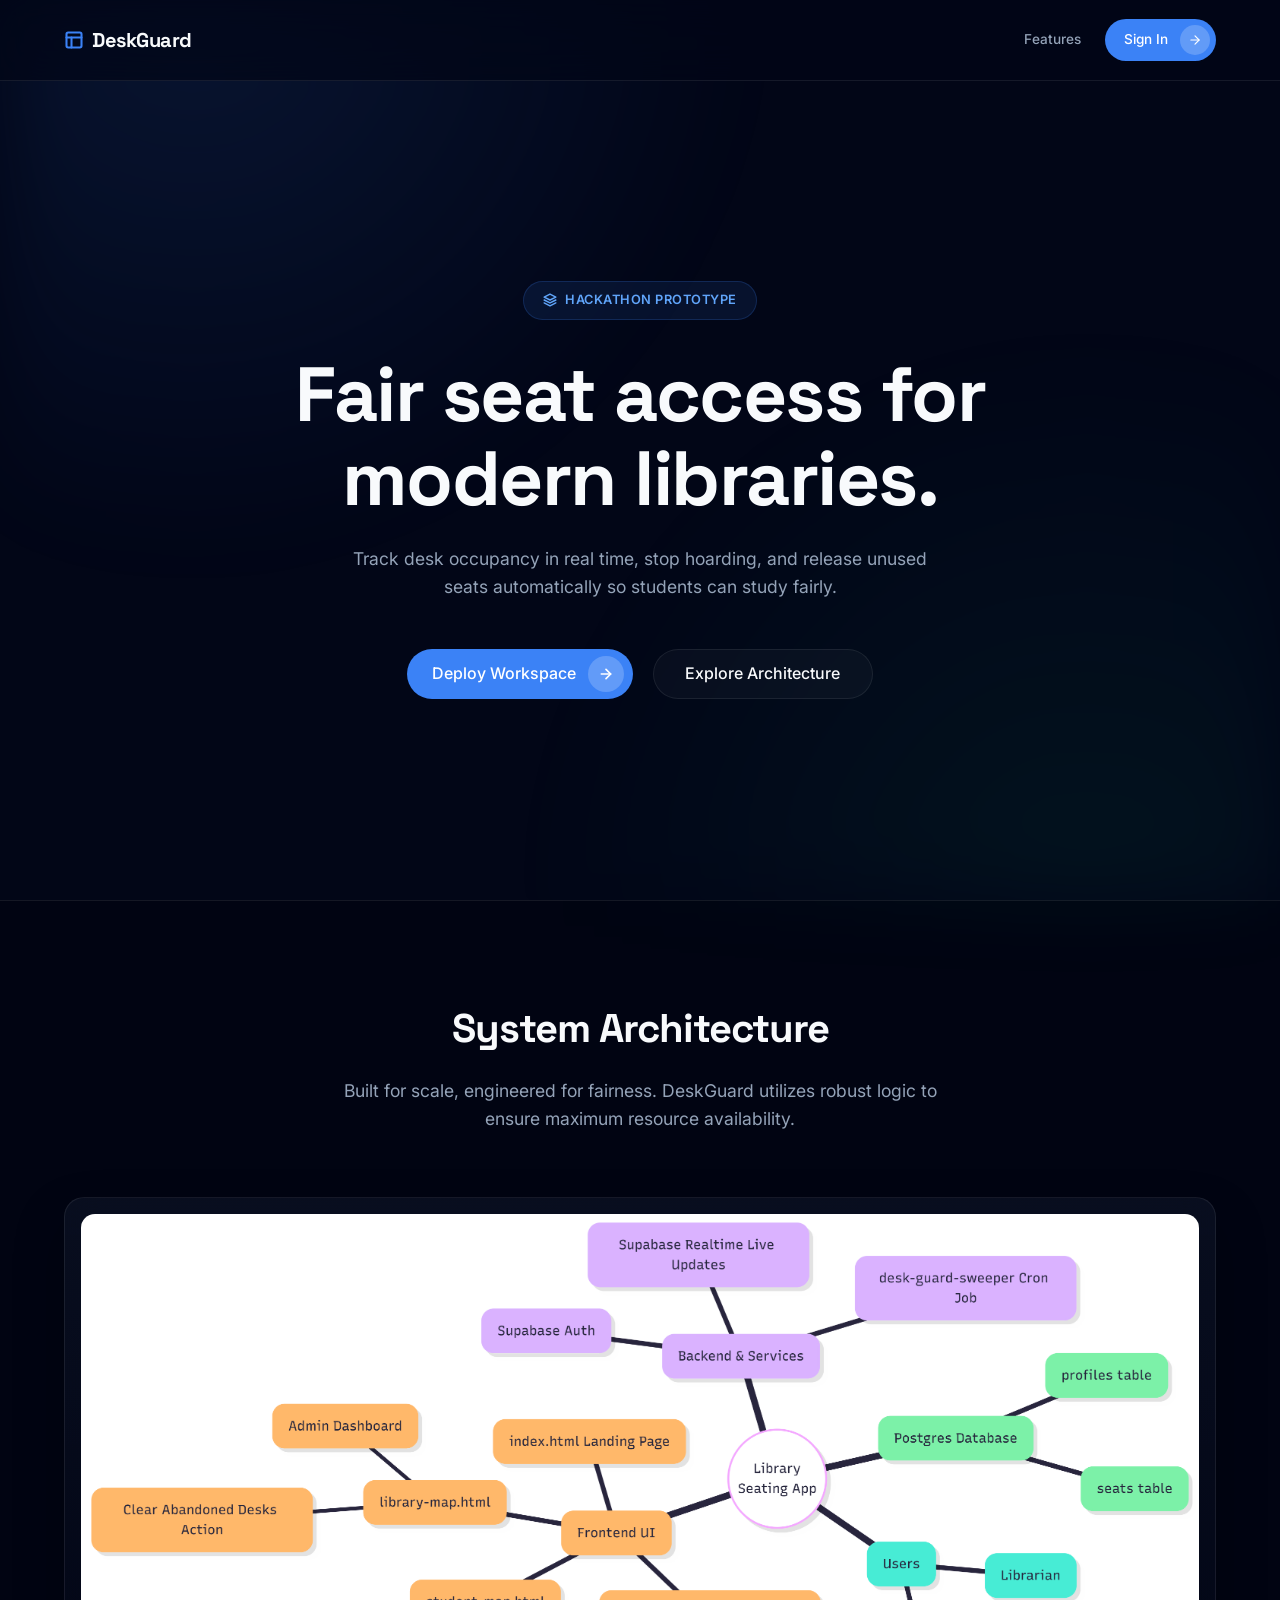
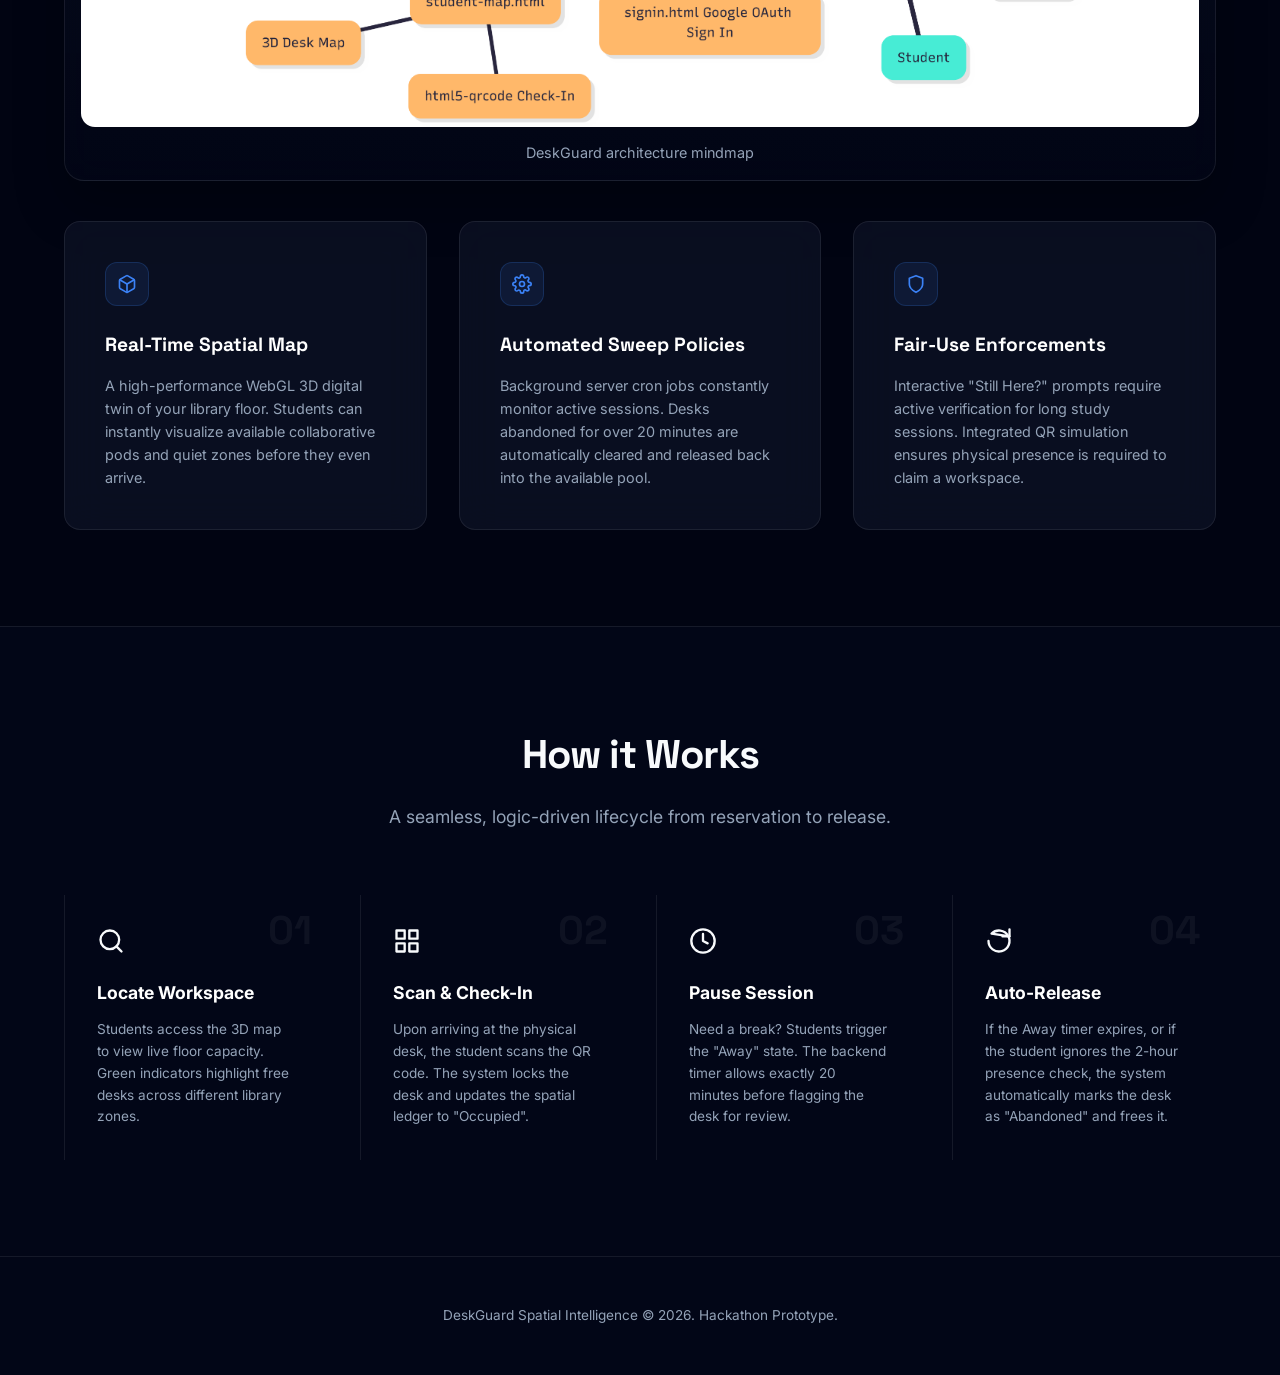
<file: index.html>
<!DOCTYPE html>
<html lang="en" class="scroll-smooth">
<head>
    <meta charset="UTF-8">
    <meta name="viewport" content="width=device-width, initial-scale=1.0">
    <title>DeskGuard | Enterprise Spatial Intelligence</title>
    <link rel="icon" type="image/svg+xml" href="favicon.svg">
    <link href="https://fonts.googleapis.com/css2?family=Space+Grotesk:wght@500;700&family=Inter:wght@400;500;600&display=swap" rel="stylesheet">
    <style>
        :root {
            --bg-dark: #020617;
            --panel-bg: rgba(15, 23, 42, 0.6);
            --border-light: rgba(255, 255, 255, 0.08);
            --text-main: #f8fafc;
            --text-muted: #94a3b8;
            --primary: #3b82f6;
            --primary-hover: #2563eb;
            --accent: #10b981;
        }

        * { margin: 0; padding: 0; box-sizing: border-box; }

        body {
            font-family: 'Inter', sans-serif;
            background-color: var(--bg-dark);
            color: var(--text-main);
            overflow-x: hidden;
            line-height: 1.6;
        }

        h1, h2, h3, .brand { font-family: 'Space Grotesk', sans-serif; }

        /* Background Effects */
        .ambient-glow {
            position: fixed; top: 0; left: 0; width: 100vw; height: 100vh; z-index: -1;
            background: 
                radial-gradient(circle at 15% 0%, rgba(59, 130, 246, 0.12) 0%, transparent 40%),
                radial-gradient(circle at 85% 100%, rgba(16, 185, 129, 0.08) 0%, transparent 40%);
            filter: blur(40px);
        }

        /* Navigation */
        nav {
            position: fixed; top: 0; width: 100%; padding: 1.2rem 5%;
            display: flex; justify-content: space-between; align-items: center;
            background: rgba(2, 6, 23, 0.7); backdrop-filter: blur(20px);
            border-bottom: 1px solid var(--border-light); z-index: 100;
        }

        .brand { font-size: 1.25rem; font-weight: 700; letter-spacing: -0.5px; display: flex; align-items: center; gap: 0.5rem;}
        
        .nav-links { display: flex; align-items: center; gap: 1.5rem; }
        .nav-link-text { color: var(--text-muted); text-decoration: none; font-weight: 500; font-size: 0.85rem; transition: color 0.2s ease; cursor: pointer;}
        .nav-link-text:hover { color: white; }

        /* --- UNIFIED SLEEK BUTTONS --- */
        .btn-primary, .btn-outline {
            display: inline-flex;
            align-items: center;
            font-weight: 500;
            border-radius: 999px;
            text-decoration: none;
            cursor: pointer;
            transition: all 0.4s cubic-bezier(0.16, 1, 0.3, 1);
        }

        .btn-primary {
            background: var(--primary);
            color: white;
            font-size: 0.85rem;
            padding: 5px 5px 5px 18px; /* Asymmetric pill padding */
            border: 1px solid transparent;
            gap: 12px;
        }
        
        .btn-primary:hover { 
            background: var(--primary-hover); 
            box-shadow: 0 8px 25px rgba(59, 130, 246, 0.35); 
            transform: translateY(-2px);
        }

        .btn-icon {
            width: 30px; height: 30px; background: rgba(255, 255, 255, 0.2); border-radius: 50%;
            display: flex; align-items: center; justify-content: center; flex-shrink: 0; transition: all 0.3s ease;
        }
        
        .btn-primary:hover .btn-icon {
            background: white; color: var(--primary); transform: scale(1.05) translateX(2px);
        }

        .btn-icon svg { width: 14px; height: 14px; }

        .btn-outline {
            justify-content: center;
            background: rgba(255,255,255,0.03); color: var(--text-main);
            font-size: 0.95rem; padding: 5px 24px;
            border: 1px solid var(--border-light);
        }
        
        .btn-outline:hover { 
            background: rgba(255,255,255,0.08); 
            border-color: rgba(255,255,255,0.25); 
            transform: translateY(-2px);
        }

        /* Hero Button Equal Sizing Modifiers */
        .hero-btn { 
            height: 50px;         /* Exact matching height */
            min-width: 220px;     /* Exact matching width */
            font-size: 1rem;
        }
        .btn-primary.hero-btn {
            padding: 6px 8px 6px 24px;
            justify-content: space-between; /* Pushes text left, icon right */
        }
        .btn-outline.hero-btn {
            justify-content: center;
        }
        .hero-btn .btn-icon { width: 36px; height: 36px; }
        .hero-btn .btn-icon svg { width: 16px; height: 16px; }

        /* Auth State Hidden Class */
        .auth-hidden { display: none !important; }

        /* --- ENTRANCE ANIMATIONS --- */
        .animate-fade-up {
            opacity: 0;
            transform: translateY(20px);
            animation: fadeUp 0.8s cubic-bezier(0.16, 1, 0.3, 1) forwards;
        }
        .delay-1 { animation-delay: 0.1s; }
        .delay-2 { animation-delay: 0.2s; }
        .delay-3 { animation-delay: 0.3s; }
        .delay-4 { animation-delay: 0.4s; }

        @keyframes fadeUp {
            to { opacity: 1; transform: translateY(0); }
        }

        /* Hero Section */
        .hero {
            min-height: 100vh; display: flex; flex-direction: column; justify-content: center;
            align-items: center; text-align: center; padding: 0 5%; padding-top: 80px;
        }

        .hero-badge {
            background: rgba(59, 130, 246, 0.1); border: 1px solid rgba(59, 130, 246, 0.2);
            color: #60a5fa; padding: 0.5rem 1.2rem; border-radius: 999px; font-size: 0.8rem;
            font-weight: 600; margin-bottom: 2rem; letter-spacing: 0.5px; display: inline-flex; align-items: center; gap: 0.5rem;
        }

        .hero h1 { font-size: clamp(2.8rem, 6vw, 5rem); line-height: 1.1; font-weight: 700; margin-bottom: 1.5rem; max-width: 900px; letter-spacing: -1.5px; }
        .hero p { font-size: 1.1rem; color: var(--text-muted); max-width: 600px; margin-bottom: 3rem; }
        .hero-actions { display: flex; gap: 1.2rem; justify-content: center; align-items: center; flex-wrap: wrap; }

        /* General Section Styles */
        .section { padding: 6rem 5%; border-top: 1px solid var(--border-light); background: rgba(0,0,0,0.2); }
        .section-header { text-align: center; margin-bottom: 4rem; }
        .section-header h2 { font-size: 2.5rem; margin-bottom: 1rem; letter-spacing: -1px; }
        .section-header p { color: var(--text-muted); font-size: 1.1rem; max-width: 600px; margin: 0 auto; }
        .diagram-shell {
            max-width: 1200px;
            margin: 0 auto 2.5rem;
            padding: 1rem;
            border: 1px solid var(--border-light);
            border-radius: 20px;
            background: linear-gradient(180deg, rgba(15, 23, 42, 0.55), rgba(2, 6, 23, 0.7));
            backdrop-filter: blur(18px);
            box-shadow: 0 24px 50px rgba(0, 0, 0, 0.25);
        }
        .diagram-shell img {
            display: block;
            width: 100%;
            height: auto;
            border-radius: 14px;
        }
        .diagram-caption {
            margin-top: 0.9rem;
            text-align: center;
            color: var(--text-muted);
            font-size: 0.9rem;
        }

        /* Architecture Grid */
        .grid-3 { display: grid; grid-template-columns: repeat(auto-fit, minmax(300px, 1fr)); gap: 2rem; max-width: 1200px; margin: 0 auto; }
        .glass-card { background: var(--panel-bg); backdrop-filter: blur(20px); border: 1px solid var(--border-light); border-radius: 16px; padding: 2.5rem; transition: transform 0.3s ease, border-color 0.3s ease; }
        .glass-card:hover { transform: translateY(-5px); border-color: rgba(255,255,255,0.2); }
        .icon-wrapper { width: 44px; height: 44px; border-radius: 12px; background: rgba(59, 130, 246, 0.1); color: var(--primary); display: flex; align-items: center; justify-content: center; margin-bottom: 1.5rem; border: 1px solid rgba(59, 130, 246, 0.2); }
        .icon-wrapper svg { width: 20px; height: 20px; }
        .glass-card h3 { font-size: 1.2rem; margin-bottom: 0.8rem; color: white; }
        .glass-card p { color: var(--text-muted); font-size: 0.9rem; line-height: 1.6;}

        /* Workflow Grid */
        .grid-4 { display: grid; grid-template-columns: repeat(auto-fit, minmax(240px, 1fr)); gap: 2rem; max-width: 1200px; margin: 0 auto; }
        .step-card { position: relative; padding: 2rem; background: transparent; border-left: 1px solid var(--border-light); transition: all 0.3s ease; }
        .step-card:hover { border-left-color: var(--primary); background: linear-gradient(90deg, rgba(59, 130, 246, 0.05) 0%, transparent 100%); }
        .step-number { font-family: 'Space Grotesk'; font-size: 2.5rem; font-weight: 700; color: rgba(255,255,255,0.05); position: absolute; top: 1rem; right: 1rem; line-height: 1; pointer-events: none; transition: color 0.3s ease; }
        .step-card:hover .step-number { color: rgba(59, 130, 246, 0.15); }
        .step-icon { width: 28px; height: 28px; color: var(--text-main); margin-bottom: 1.5rem; }
        .step-card h4 { font-size: 1.1rem; margin-bottom: 0.75rem; color: white; }
        .step-card p { color: var(--text-muted); font-size: 0.85rem; line-height: 1.6; }

        footer { padding: 3rem 5%; text-align: center; border-top: 1px solid var(--border-light); color: var(--text-muted); font-size: 0.85rem; }

        @media (max-width: 768px) {
            .nav-link-text { display: none; }
            .hero-actions { flex-direction: column; width: 100%; align-items: center;}
            .btn-primary, .btn-outline { width: 100%; max-width: 320px; }
            .step-card { border-left: none; border-top: 1px solid var(--border-light); padding: 2rem 0; }
            .step-card:hover { border-top-color: var(--primary); border-left-color: transparent; background: linear-gradient(180deg, rgba(59, 130, 246, 0.05) 0%, transparent 100%); }
        }
    </style>
</head>
<body>

    <div class="ambient-glow"></div>

    <nav>
        <div class="brand">
            <svg width="20" height="20" viewBox="0 0 24 24" fill="none" stroke="currentColor" stroke-width="2.5" stroke-linecap="round" stroke-linejoin="round" style="color: var(--primary);">
                <rect x="3" y="3" width="18" height="18" rx="2" ry="2"></rect><line x1="3" y1="9" x2="21" y2="9"></line><line x1="9" y1="21" x2="9" y2="9"></line>
            </svg>
            DeskGuard
        </div>
        
        <!-- STATE 1: LOGGED OUT NAVBAR -->
        <div class="nav-links" id="nav-logged-out">
            <a href="#architecture" class="nav-link-text">Features</a>
            <a href="signin.html" class="btn-primary">
                Sign In
                <div class="btn-icon"><svg viewBox="0 0 24 24" fill="none" stroke="currentColor" stroke-width="2" stroke-linecap="round" stroke-linejoin="round"><line x1="5" y1="12" x2="19" y2="12"></line><polyline points="12 5 19 12 12 19"></polyline></svg></div>
            </a>
        </div>

        <!-- STATE 2: LOGGED IN NAVBAR -->
        <div class="nav-links auth-hidden" id="nav-logged-in">
            <a class="nav-link-text" onclick="signOut(event)">Sign Out</a>
            <a href="signin.html" class="btn-primary">
                Open Workspace
                <div class="btn-icon"><svg viewBox="0 0 24 24" fill="none" stroke="currentColor" stroke-width="2" stroke-linecap="round" stroke-linejoin="round"><line x1="5" y1="12" x2="19" y2="12"></line><polyline points="12 5 19 12 12 19"></polyline></svg></div>
            </a>
        </div>
    </nav>

    <header class="hero">
        <div class="hero-badge animate-fade-up delay-1">
            <svg width="14" height="14" viewBox="0 0 24 24" fill="none" stroke="currentColor" stroke-width="2.5" stroke-linecap="round" stroke-linejoin="round"><path d="M12 2L2 7l10 5 10-5-10-5z"></path><path d="M2 17l10 5 10-5"></path><path d="M2 12l10 5 10-5"></path></svg>
            HACKATHON PROTOTYPE
        </div>
        <h1 class="animate-fade-up delay-2">Fair seat access for<br>modern libraries.</h1>
        <p class="animate-fade-up delay-3">Track desk occupancy in real time, stop hoarding, and release unused seats automatically so students can study fairly.</p>
        
        <!-- STATE 1: LOGGED OUT HERO -->
        <div class="hero-actions animate-fade-up delay-4" id="hero-logged-out">
            <a href="signin.html" class="btn-primary hero-btn">
                Deploy Workspace
                <div class="btn-icon"><svg viewBox="0 0 24 24" fill="none" stroke="currentColor" stroke-width="2.5" stroke-linecap="round" stroke-linejoin="round"><path d="M5 12h14"></path><path d="m12 5 7 7-7 7"></path></svg></div>
            </a>
            <a href="#architecture" class="btn-outline hero-btn">
                Explore Architecture
            </a>
        </div>

        <!-- STATE 2: LOGGED IN HERO -->
        <div class="hero-actions auth-hidden animate-fade-up delay-4" id="hero-logged-in">
            <a href="signin.html" class="btn-primary hero-btn">
                Open Workspace
                <div class="btn-icon"><svg viewBox="0 0 24 24" fill="none" stroke="currentColor" stroke-width="2.5" stroke-linecap="round" stroke-linejoin="round"><polygon points="3 6 9 3 15 6 21 3 21 18 15 21 9 18 3 21"></polygon><line x1="9" y1="3" x2="9" y2="18"></line><line x1="15" y1="6" x2="15" y2="21"></line></svg></div>
            </a>
            <a href="#architecture" class="btn-outline hero-btn">
                View Architecture
            </a>
        </div>
    </header>

    <section id="architecture" class="section">
        <div class="section-header">
            <h2>System Architecture</h2>
            <p>Built for scale, engineered for fairness. DeskGuard utilizes robust logic to ensure maximum resource availability.</p>
        </div>
        <div class="diagram-shell">
            <img src="architecture.png" alt="DeskGuard architecture mindmap showing frontend, backend, and role flows">
            <div class="diagram-caption">DeskGuard architecture mindmap</div>
        </div>
        <div class="grid-3">
            <div class="glass-card">
                <div class="icon-wrapper"><svg viewBox="0 0 24 24" fill="none" stroke="currentColor" stroke-width="2" stroke-linecap="round" stroke-linejoin="round"><path d="M21 16V8a2 2 0 0 0-1-1.73l-7-4a2 2 0 0 0-2 0l-7 4A2 2 0 0 0 3 8v8a2 2 0 0 0 1 1.73l7 4a2 2 0 0 0 2 0l7-4A2 2 0 0 0 21 16z"></path><polyline points="3.27 6.96 12 12.01 20.73 6.96"></polyline><line x1="12" y1="22.08" x2="12" y2="12"></line></svg></div>
                <h3>Real-Time Spatial Map</h3>
                <p>A high-performance WebGL 3D digital twin of your library floor. Students can instantly visualize available collaborative pods and quiet zones before they even arrive.</p>
            </div>
            <div class="glass-card">
                <div class="icon-wrapper"><svg viewBox="0 0 24 24" fill="none" stroke="currentColor" stroke-width="2" stroke-linecap="round" stroke-linejoin="round"><circle cx="12" cy="12" r="3"></circle><path d="M19.4 15a1.65 1.65 0 0 0 .33 1.82l.06.06a2 2 0 0 1 0 2.83 2 2 0 0 1-2.83 0l-.06-.06a1.65 1.65 0 0 0-1.82-.33 1.65 1.65 0 0 0-1 1.51V21a2 2 0 0 1-2 2 2 2 0 0 1-2-2v-.09A1.65 1.65 0 0 0 9 19.4a1.65 1.65 0 0 0-1.82.33l-.06.06a2 2 0 0 1-2.83 0 2 2 0 0 1 0-2.83l.06-.06a1.65 1.65 0 0 0 .33-1.82 1.65 1.65 0 0 0-1.51-1H3a2 2 0 0 1-2-2 2 2 0 0 1 2-2h.09A1.65 1.65 0 0 0 4.6 9a1.65 1.65 0 0 0-.33-1.82l-.06-.06a2 2 0 0 1 0-2.83 2 2 0 0 1 2.83 0l.06.06a1.65 1.65 0 0 0 1.82.33H9a1.65 1.65 0 0 0 1-1.51V3a2 2 0 0 1 2-2 2 2 0 0 1 2 2v.09a1.65 1.65 0 0 0 1 1.51 1.65 1.65 0 0 0 1.82-.33l.06-.06a2 2 0 0 1 2.83 0 2 2 0 0 1 0 2.83l-.06.06a1.65 1.65 0 0 0-.33 1.82V9a1.65 1.65 0 0 0 1.51 1H21a2 2 0 0 1 2 2 2 2 0 0 1-2 2h-.09a1.65 1.65 0 0 0-1.51 1z"></path></svg></div>
                <h3>Automated Sweep Policies</h3>
                <p>Background server cron jobs constantly monitor active sessions. Desks abandoned for over 20 minutes are automatically cleared and released back into the available pool.</p>
            </div>
            <div class="glass-card">
                <div class="icon-wrapper"><svg viewBox="0 0 24 24" fill="none" stroke="currentColor" stroke-width="2" stroke-linecap="round" stroke-linejoin="round"><path d="M12 22s8-4 8-10V5l-8-3-8 3v7c0 6 8 10 8 10z"></path></svg></div>
                <h3>Fair-Use Enforcements</h3>
                <p>Interactive "Still Here?" prompts require active verification for long study sessions. Integrated QR simulation ensures physical presence is required to claim a workspace.</p>
            </div>
        </div>
    </section>

    <section class="section" style="background: var(--bg-dark);">
        <div class="section-header">
            <h2>How it Works</h2>
            <p>A seamless, logic-driven lifecycle from reservation to release.</p>
        </div>
        <div class="grid-4">
            <div class="step-card">
                <div class="step-number">01</div>
                <div class="step-icon"><svg viewBox="0 0 24 24" fill="none" stroke="currentColor" stroke-width="2" stroke-linecap="round" stroke-linejoin="round"><circle cx="11" cy="11" r="8"></circle><line x1="21" y1="21" x2="16.65" y2="16.65"></line></svg></div>
                <h4>Locate Workspace</h4>
                <p>Students access the 3D map to view live floor capacity. Green indicators highlight free desks across different library zones.</p>
            </div>
            <div class="step-card">
                <div class="step-number">02</div>
                <div class="step-icon"><svg viewBox="0 0 24 24" fill="none" stroke="currentColor" stroke-width="2" stroke-linecap="round" stroke-linejoin="round"><rect x="3" y="3" width="7" height="7"></rect><rect x="14" y="3" width="7" height="7"></rect><rect x="14" y="14" width="7" height="7"></rect><rect x="3" y="14" width="7" height="7"></rect></svg></div>
                <h4>Scan & Check-In</h4>
                <p>Upon arriving at the physical desk, the student scans the QR code. The system locks the desk and updates the spatial ledger to "Occupied".</p>
            </div>
            <div class="step-card">
                <div class="step-number">03</div>
                <div class="step-icon"><svg viewBox="0 0 24 24" fill="none" stroke="currentColor" stroke-width="2" stroke-linecap="round" stroke-linejoin="round"><circle cx="12" cy="12" r="10"></circle><polyline points="12 6 12 12 16 14"></polyline></svg></div>
                <h4>Pause Session</h4>
                <p>Need a break? Students trigger the "Away" state. The backend timer allows exactly 20 minutes before flagging the desk for review.</p>
            </div>
            <div class="step-card">
                <div class="step-number">04</div>
                <div class="step-icon"><svg viewBox="0 0 24 24" fill="none" stroke="currentColor" stroke-width="2" stroke-linecap="round" stroke-linejoin="round"><path d="M21 2v6h-6"></path><path d="M3 12a9 9 0 1 0 2.63-6.37L21 8"></path></svg></div>
                <h4>Auto-Release</h4>
                <p>If the Away timer expires, or if the student ignores the 2-hour presence check, the system automatically marks the desk as "Abandoned" and frees it.</p>
            </div>
        </div>
    </section>

    <footer>
        <p>DeskGuard Spatial Intelligence &copy; 2026. Hackathon Prototype.</p>
    </footer>

    <!-- Authentication Logic Script -->
    <script>
        document.addEventListener('DOMContentLoaded', () => {
            // Check if the user has signed in (token set in signin.html)
            const isAuthenticated = localStorage.getItem('deskguard_auth_token') === 'true';

            if (isAuthenticated) {
                // Hide Logged-Out UI components
                document.getElementById('nav-logged-out').classList.add('auth-hidden');
                document.getElementById('hero-logged-out').classList.add('auth-hidden');
                
                // Show Logged-In UI components
                document.getElementById('nav-logged-in').classList.remove('auth-hidden');
                document.getElementById('hero-logged-in').classList.remove('auth-hidden');
            }
        });

        function signOut(e) {
            e.preventDefault();
            // Clear the authentication token
            localStorage.removeItem('deskguard_auth_token');
            // Reload the page to reset the UI to default state
            window.location.reload();
        }
    </script>
</body>
</html>
</file>
